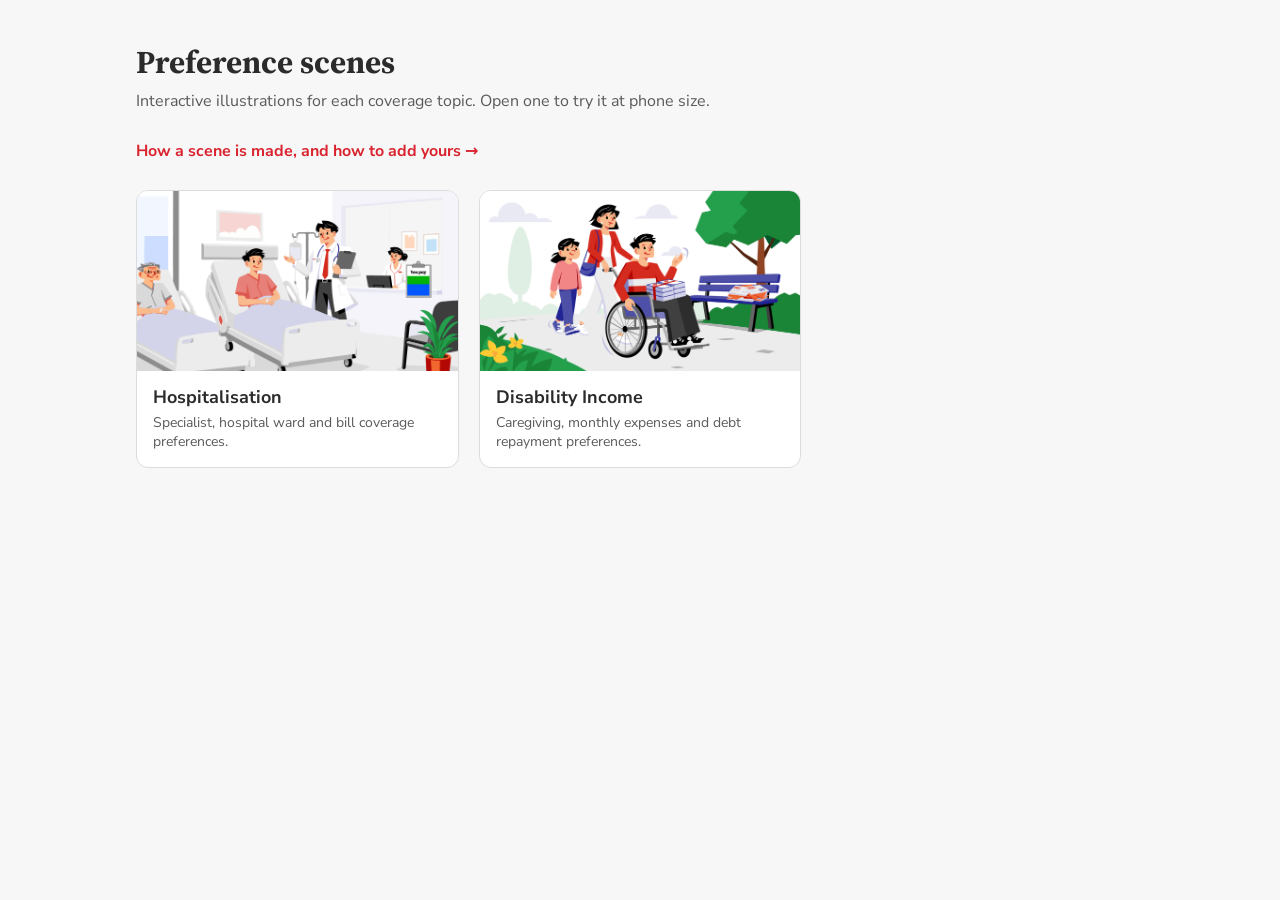
<file: index.html>
<!doctype html>
<html lang="en">
<head>
  <meta charset="utf-8">
  <meta name="viewport" content="width=device-width, initial-scale=1">
  <title>Preference scenes</title>
  <link rel="preconnect" href="https://fonts.googleapis.com">
  <link rel="preconnect" href="https://fonts.gstatic.com" crossorigin>
  <link href="https://fonts.googleapis.com/css2?family=Nunito+Sans:opsz,wght@6..12,400;6..12,700&family=Source+Serif+4:opsz,wght@8..60,700&display=swap" rel="stylesheet">
  <style>
    :root { --bg: #f7f7f7; --ink: #2b2b2b; --ink-soft: #5a5a5a; --line: #dcdcdc; --red: #d9232e; }
    * { box-sizing: border-box; }
    body { margin: 0; background: var(--bg); color: var(--ink); font-family: "Nunito Sans", system-ui, sans-serif; }
    main { max-width: 1040px; margin: 0 auto; padding: 40px 16px 64px; }
    h1 { margin: 0 0 6px; font-family: "Source Serif 4", Georgia, serif; font-size: 32px; }
    .lede { margin: 0 0 28px; color: var(--ink-soft); }
    .grid { display: grid; grid-template-columns: repeat(auto-fill, minmax(280px, 1fr)); gap: 20px; }
    .scene-card { display: block; overflow: hidden; border: 1px solid var(--line); border-radius: 12px; background: #fff; color: inherit; text-decoration: none; transition: transform .15s ease, box-shadow .15s ease; }
    .scene-card:hover { transform: translateY(-2px); box-shadow: 0 10px 24px rgba(0, 0, 0, .08); }
    .scene-card:focus-visible { outline: 2px solid var(--red); outline-offset: 3px; }
    .thumb { aspect-ratio: 16 / 9; background: #eceef2 center / cover no-repeat; }
    .meta { padding: 14px 16px 16px; }
    .meta h2 { margin: 0 0 4px; font-size: 18px; }
    .meta p { margin: 0; font-size: 14px; color: var(--ink-soft); }
    .empty { color: var(--ink-soft); }
    .guide-link { display: inline-block; margin: -12px 0 28px; color: var(--red); font-weight: 700; text-decoration: none; }
    .guide-link:hover { text-decoration: underline; }
    .guide-link:focus-visible { outline: 2px solid var(--red); outline-offset: 3px; border-radius: 4px; }
  </style>
</head>
<body>
  <main>
    <h1>Preference scenes</h1>
    <p class="lede">Interactive illustrations for each coverage topic. Open one to try it at phone size.</p>
    <a class="guide-link" href="guide/index.html">How a scene is made, and how to add yours <span aria-hidden="true">→</span></a>
    <div class="grid" id="grid"></div>
  </main>
  <script src="scenes/scenes.js"></script>
  <script>
    const grid = document.getElementById('grid');
    const scenes = window.SCENES || [];
    if (!scenes.length) grid.innerHTML = '<p class="empty">No scenes yet.</p>';
    for (const s of scenes) {
      const a = document.createElement('a');
      a.className = 'scene-card';
      a.href = `scenes/${encodeURIComponent(s.slug)}/index.html`;
      const thumb = document.createElement('div');
      thumb.className = 'thumb';
      if (s.thumbnail) thumb.style.backgroundImage = `url("${s.thumbnail}")`;
      const meta = document.createElement('div');
      meta.className = 'meta';
      const h = document.createElement('h2');
      h.textContent = s.title;
      const p = document.createElement('p');
      p.textContent = s.description || '';
      meta.append(h, p);
      a.append(thumb, meta);
      grid.append(a);
    }
  </script>
</body>
</html>
</file>
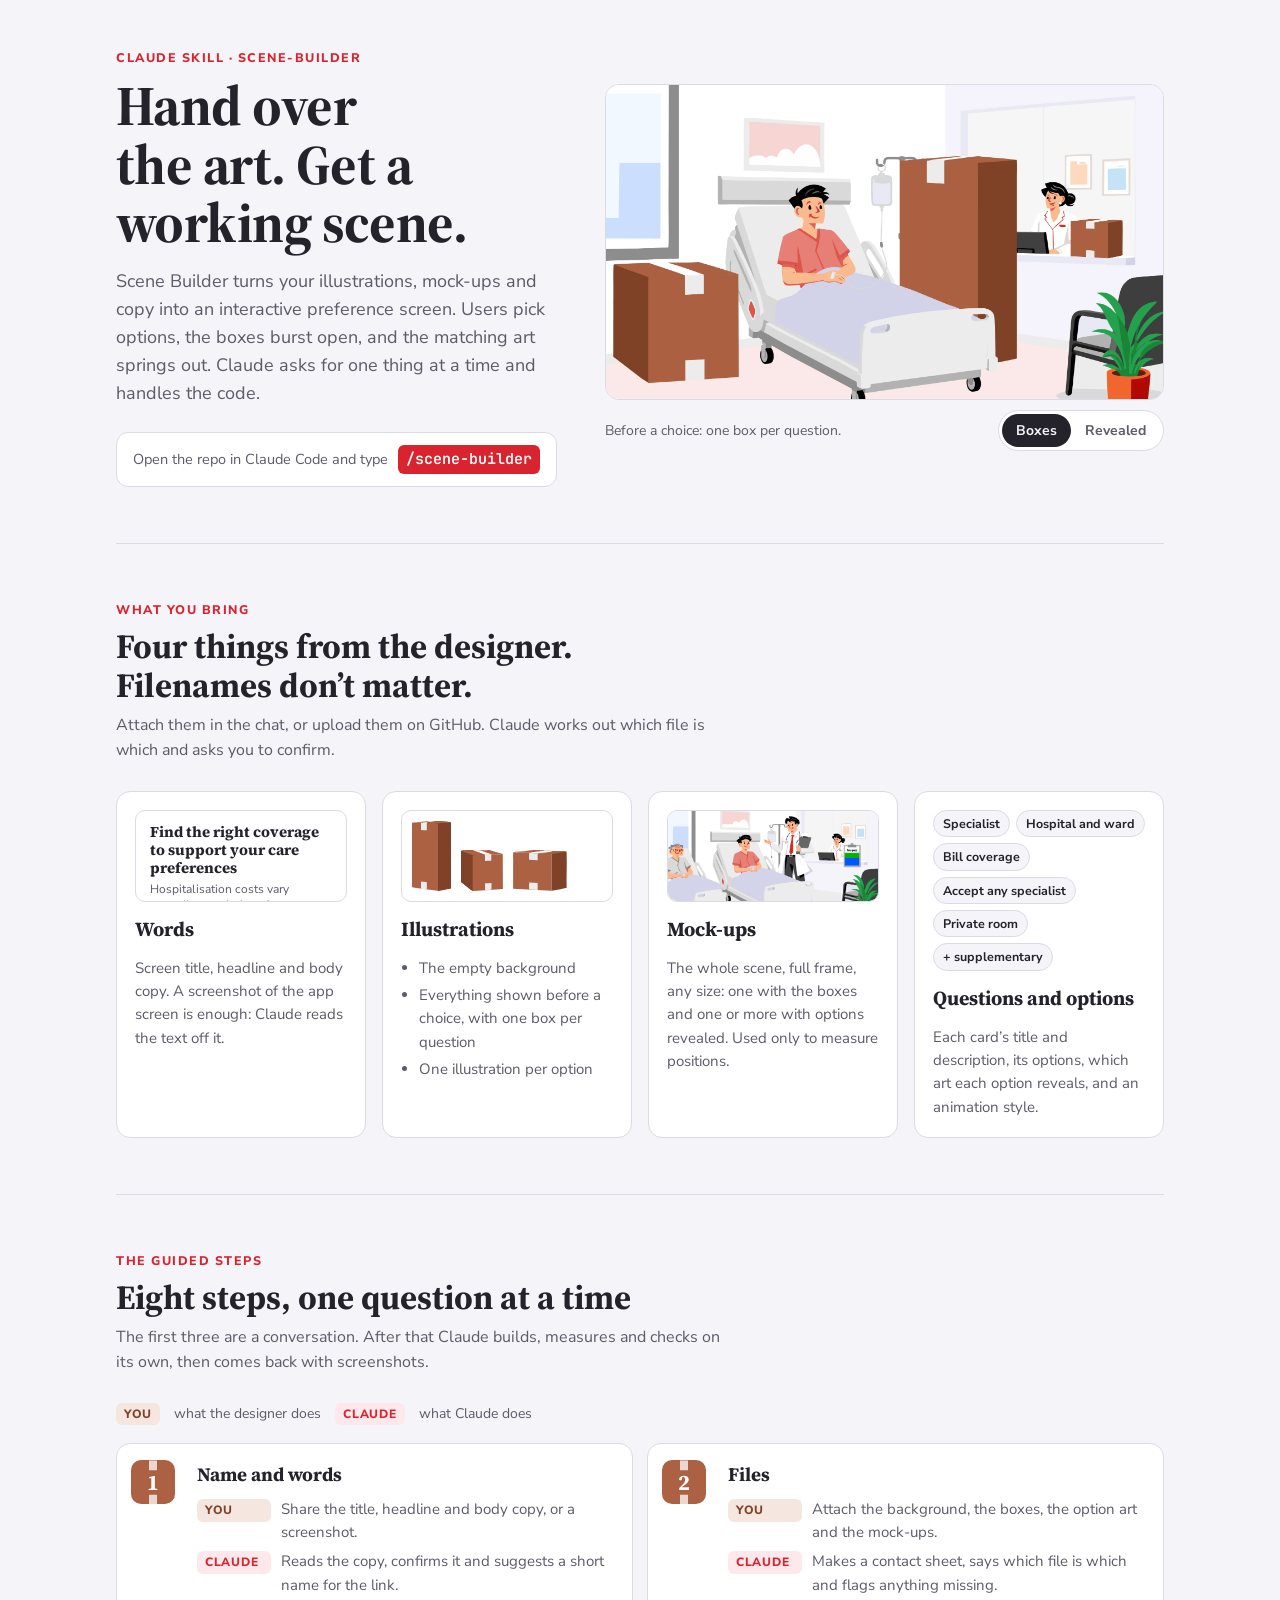
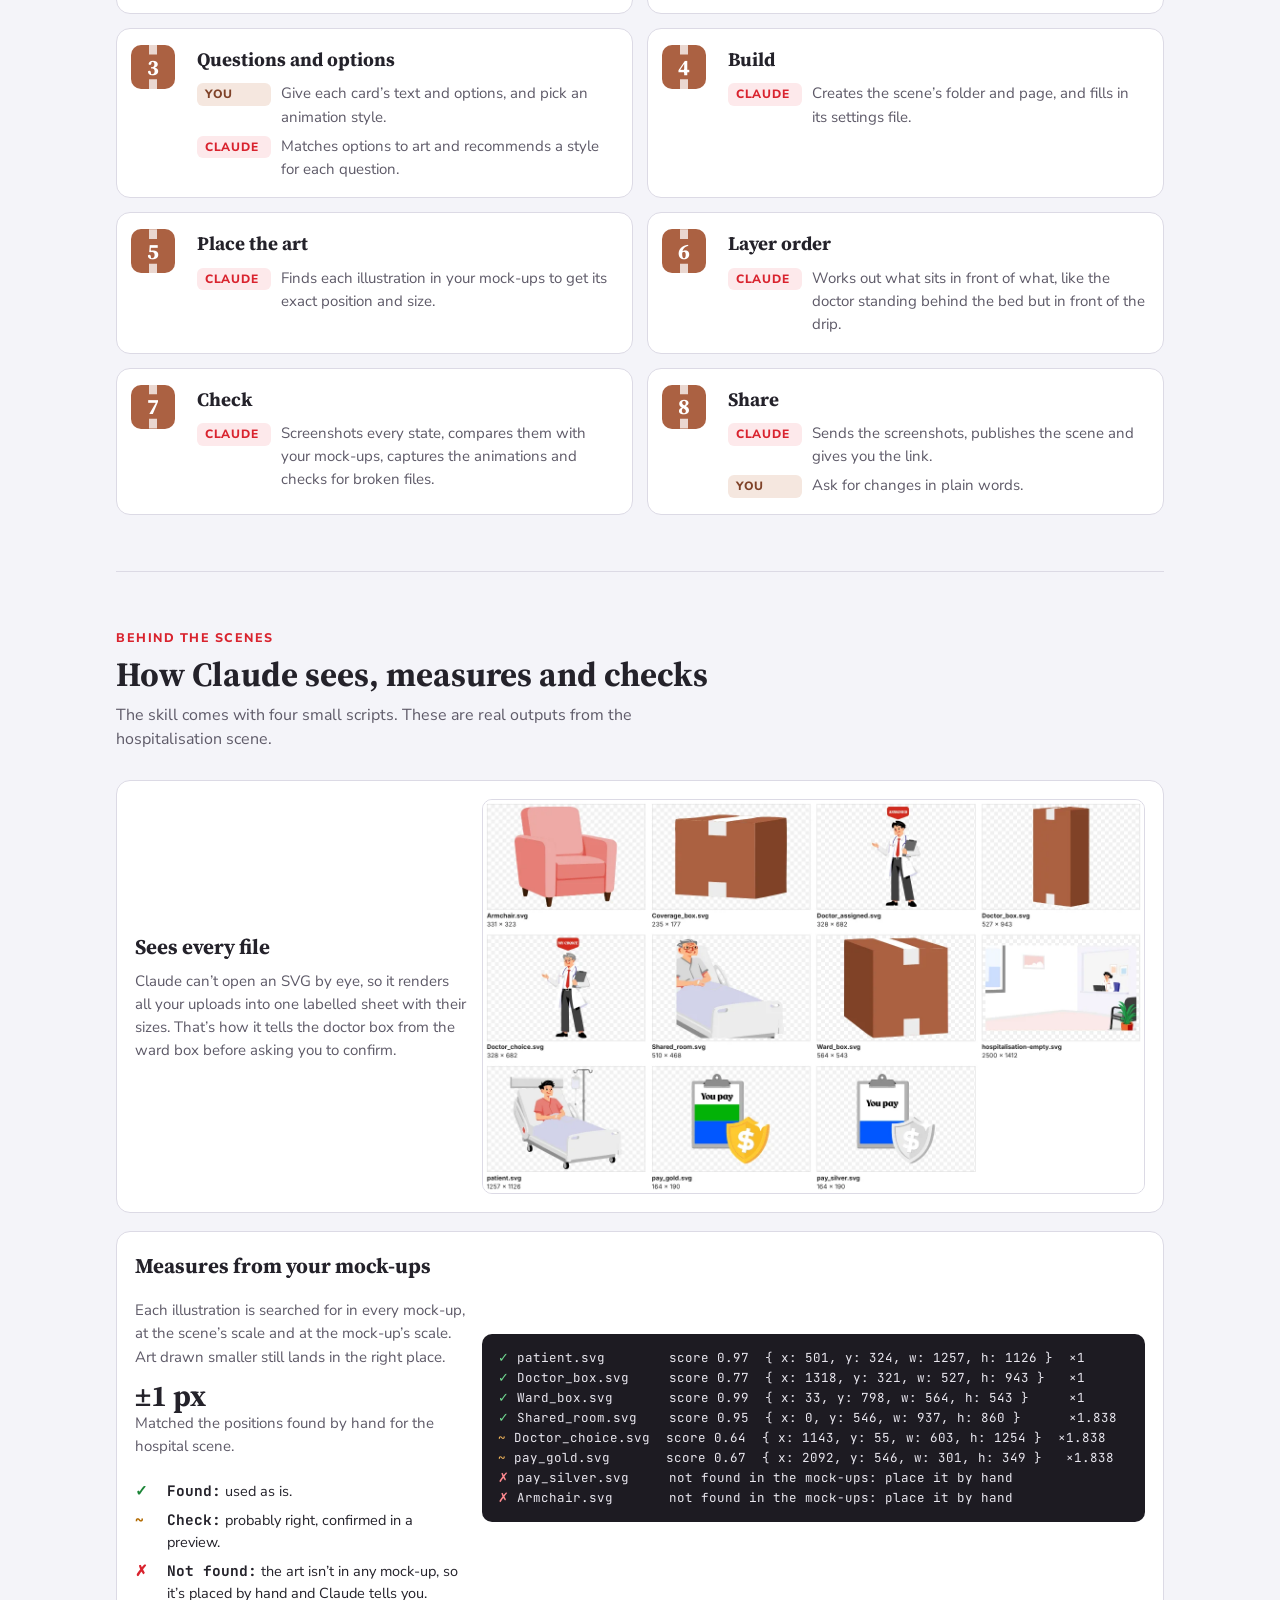
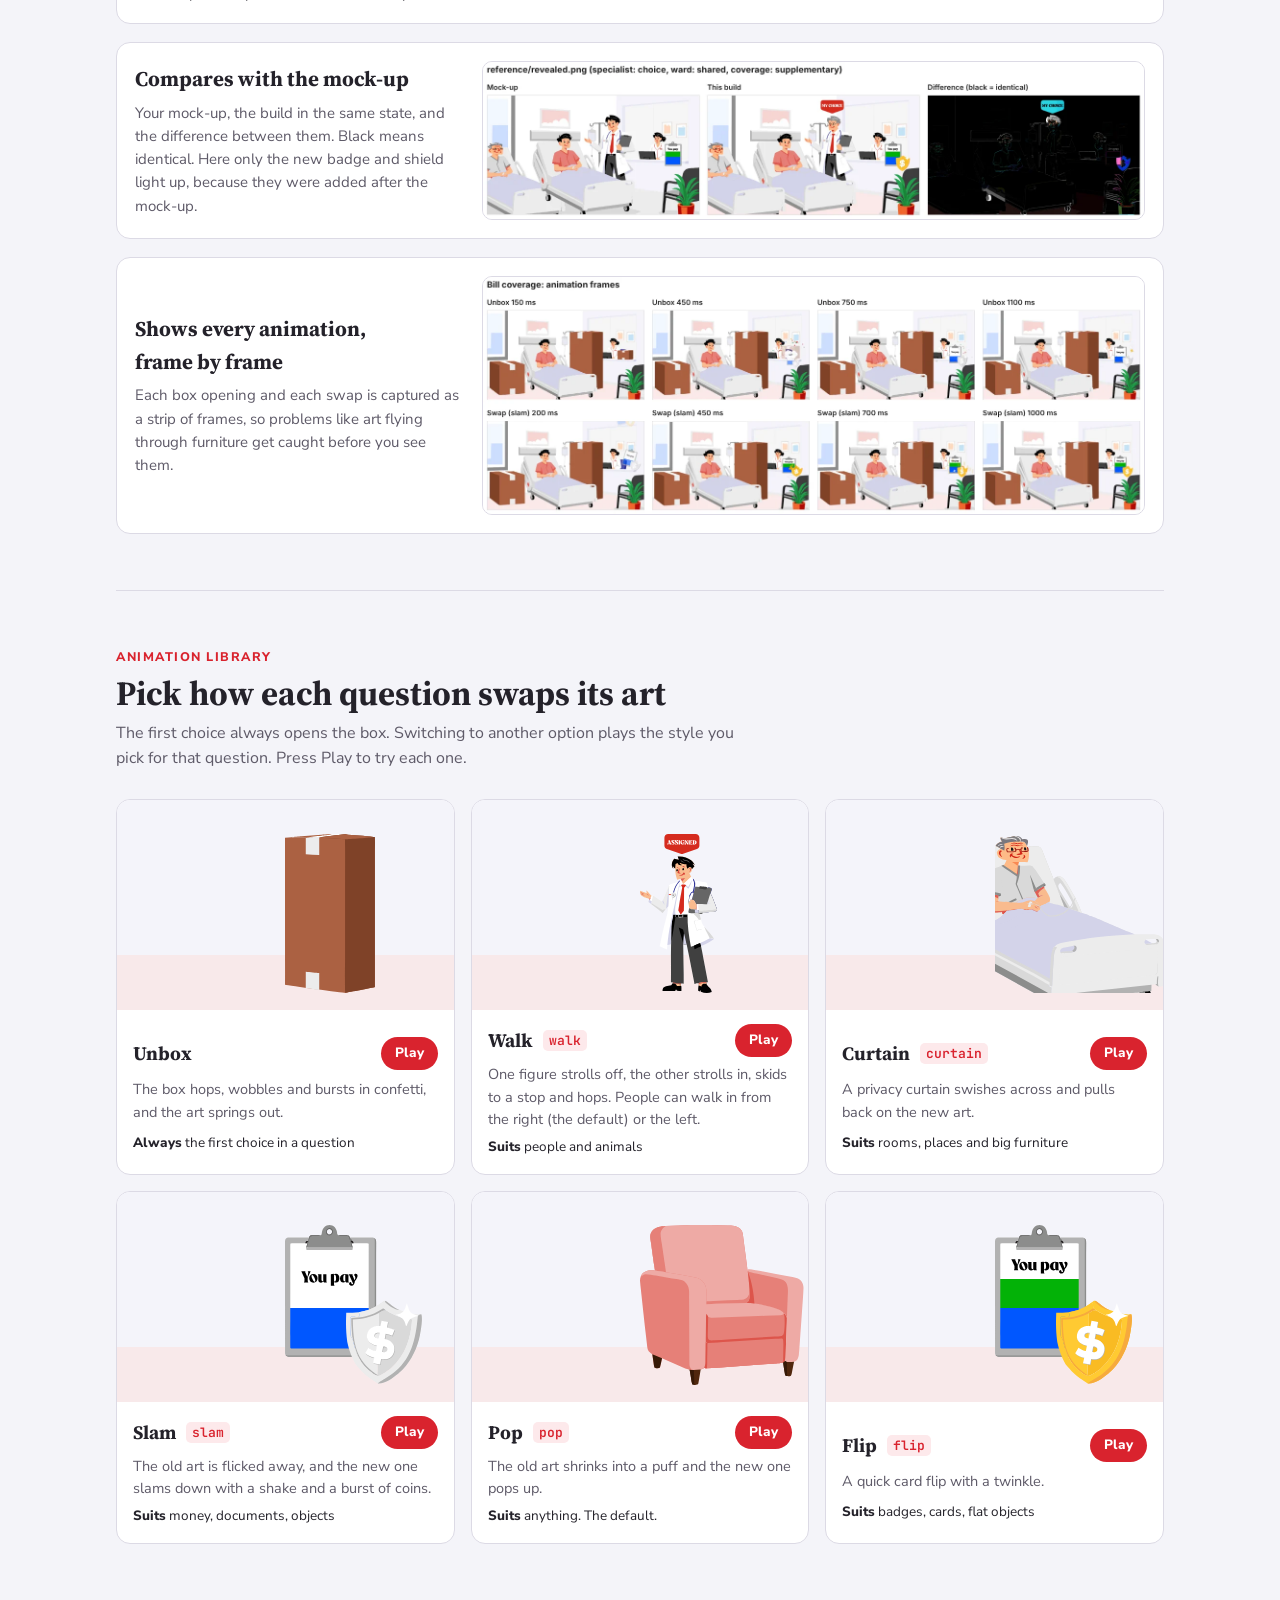
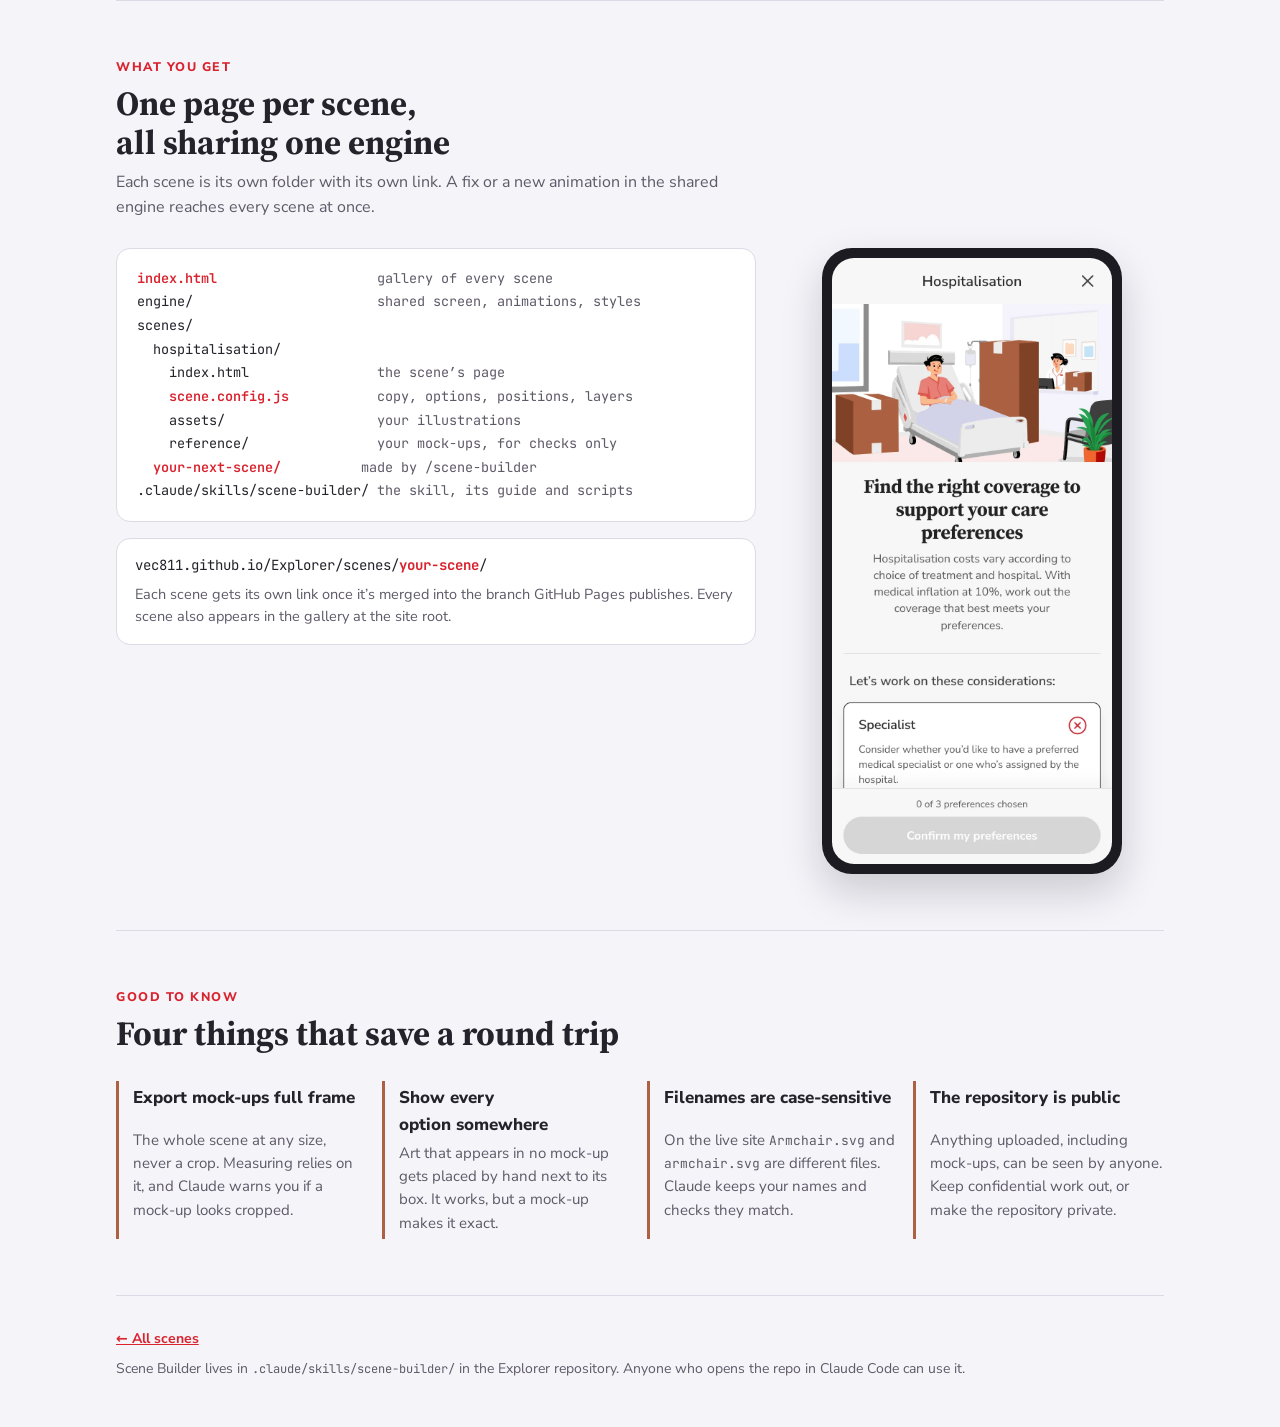
<file: guide/index.html>
<!doctype html>
<html lang="en">
<head>
<meta charset="utf-8">
<meta name="viewport" content="width=device-width, initial-scale=1, viewport-fit=cover">
<title>Scene Builder</title>
<link rel="preconnect" href="https://fonts.googleapis.com">
<link rel="preconnect" href="https://fonts.gstatic.com" crossorigin>
<link rel="stylesheet" href="https://fonts.googleapis.com/css2?family=Nunito+Sans:opsz,wght@6..12,400;6..12,600;6..12,700;6..12,800&family=Source+Serif+4:opsz,wght@8..60,600;8..60,700&family=JetBrains+Mono:wght@400;600&display=swap">
<style>
  /* Layout: one column that follows a scene from boxes to reveal — what you bring, the steps, what Claude does, the animation library, what you get. */
  :root {
    --paper: #f4f4f9;
    --surface: #ffffff;
    --art-bg: #ffffff;
    --ink: #24222a;
    --muted: #5e5a68;
    --line: #dcdae5;
    --red: #d9232e;
    --red-soft: #fde9eb;
    --kraft: #ab6142;
    --kraft-deep: #7f4228;
    --kraft-soft: #f5e7df;
    --blanket: #d4d5ea;
    --ok: #1b8537;
    --warn: #b26a00;
    --font-display: "Source Serif 4", Georgia, "Times New Roman", serif;
    --font-body: "Nunito Sans", system-ui, -apple-system, "Segoe UI", sans-serif;
    --font-mono: "JetBrains Mono", ui-monospace, Menlo, Consolas, monospace;
  }
  @media (prefers-color-scheme: dark) {
    :root:not([data-theme="light"]) {
      --paper: #16151b; --surface: #211f28; --art-bg: #f1f0f6; --ink: #f1eff6; --muted: #aca8b8; --line: #36333f;
      --red: #ff5d66; --red-soft: #3a1d22; --kraft: #cf8a69; --kraft-deep: #a8653f; --kraft-soft: #33241d;
      --blanket: #3b3c5c; --ok: #4cc26f; --warn: #f0a640; color-scheme: dark;
    }
  }
  :root[data-theme="dark"] {
    --paper: #16151b; --surface: #211f28; --art-bg: #f1f0f6; --ink: #f1eff6; --muted: #aca8b8; --line: #36333f;
    --red: #ff5d66; --red-soft: #3a1d22; --kraft: #cf8a69; --kraft-deep: #a8653f; --kraft-soft: #33241d;
    --blanket: #3b3c5c; --ok: #4cc26f; --warn: #f0a640; color-scheme: dark;
  }

  * { box-sizing: border-box; }
  html { -webkit-text-size-adjust: 100%; }
  body { margin: 0; }
  body { background: var(--paper); color: var(--ink); font-family: var(--font-body); font-size: 16px; line-height: 1.55; }
  .wrap { max-width: 1080px; margin: 0 auto; padding-left: max(16px, env(safe-area-inset-left, 0px)); padding-right: max(16px, env(safe-area-inset-right, 0px)); padding-block: 0; }
  h1, h2, h3 { font-family: var(--font-display); text-wrap: balance; margin: 0; color: var(--ink); }
  p { margin: 0; }
  code, .mono { font-family: var(--font-mono); font-size: .86em; }
  img { max-width: 100%; display: block; }
  section { padding-block: 56px; border-top: 1px solid var(--line); }
  .eyebrow { font-size: 12.5px; font-weight: 800; letter-spacing: .12em; text-transform: uppercase; color: var(--red); }
  .section-head { display: grid; gap: 8px; margin-bottom: 28px; max-width: 62ch; }
  .section-head h2 { font-size: clamp(26px, 4vw, 34px); line-height: 1.15; }
  .section-head p { color: var(--muted); }

  /* ---------- Hero ---------- */
  .hero { padding-block: 48px 56px; display: grid; gap: 32px; grid-template-columns: minmax(0, 1fr); align-items: center; }
  @media (min-width: 880px) { .hero { grid-template-columns: minmax(0, .9fr) minmax(0, 1.1fr); } }
  .hero h1 { font-size: clamp(34px, 6vw, 56px); line-height: 1.04; letter-spacing: -.01em; margin-block: 10px 16px; }
  .hero .lede { font-size: 18px; color: var(--muted); max-width: 46ch; }
  .start { margin-top: 24px; display: inline-flex; flex-wrap: wrap; align-items: center; gap: 10px; padding: 12px 16px; border-radius: 12px; background: var(--surface); border: 1px solid var(--line); }
  .start kbd { font-family: var(--font-mono); font-weight: 600; font-size: 15px; padding: 3px 8px; border-radius: 6px; background: var(--red); color: #fff; }
  .start span { color: var(--muted); font-size: 14.5px; }

  .reveal { display: grid; gap: 10px; }
  .reveal__frame { position: relative; border-radius: 14px; overflow: hidden; border: 1px solid var(--line); background: var(--art-bg); aspect-ratio: 1360 / 769; max-width: 100%; }
  .reveal__frame img { position: absolute; inset: 0; width: 100%; height: 100%; object-fit: cover; transition: opacity .45s ease, transform .6s cubic-bezier(.2,.9,.3,1.2); }
  .reveal__frame .after { opacity: 0; transform: scale(1.03); }
  .reveal.is-after .after { opacity: 1; transform: none; }
  .reveal.is-after .before { opacity: 0; }
  .reveal__bar { display: flex; flex-wrap: wrap; align-items: center; justify-content: space-between; gap: 10px; }
  .reveal__caption { font-size: 14px; color: var(--muted); min-width: 0; }
  .toggle { display: inline-flex; border: 1px solid var(--line); border-radius: 999px; padding: 3px; background: var(--surface); }
  .toggle button { font: inherit; font-size: 14px; font-weight: 700; border: 0; background: none; color: var(--muted); padding: 6px 14px; border-radius: 999px; cursor: pointer; }
  .toggle button[aria-pressed="true"] { background: var(--ink); color: var(--paper); }
  .toggle button:focus-visible, .play:focus-visible { outline: 2px solid var(--red); outline-offset: 2px; }

  /* ---------- Inputs ---------- */
  .inputs { display: grid; gap: 16px; grid-template-columns: repeat(auto-fit, minmax(230px, 1fr)); }
  .input { background: var(--surface); border: 1px solid var(--line); border-radius: 14px; padding: 18px; display: grid; gap: 12px; align-content: start; min-width: 0; }
  .input h3 { font-size: 20px; }
  .input p { color: var(--muted); font-size: 15px; }
  .input ul { margin: 0; padding-left: 18px; color: var(--muted); font-size: 15px; display: grid; gap: 4px; }
  .art-row { display: flex; align-items: flex-end; gap: 10px; height: 92px; padding: 10px; border-radius: 10px; background: var(--art-bg); border: 1px solid var(--line); overflow: hidden; }
  .art-row img { height: 100%; width: auto; min-width: 0; object-fit: contain; }
  .art-row .sm { height: 58%; }
  .copy-sample { border-radius: 10px; background: var(--art-bg); border: 1px solid var(--line); padding: 12px 14px; color: #24222a; height: 92px; overflow: hidden; }
  .copy-sample b { display: block; font-family: var(--font-display); font-size: 15px; line-height: 1.2; margin-bottom: 4px; }
  .copy-sample span { font-size: 12px; color: #5e5a68; line-height: 1.35; display: block; }
  .chips { display: flex; flex-wrap: wrap; gap: 6px; }
  .chip { font-size: 12.5px; font-weight: 700; padding: 3px 9px; border-radius: 999px; border: 1px solid var(--line); background: var(--paper); color: var(--ink); }

  /* ---------- Steps ---------- */
  .legend { display: flex; flex-wrap: wrap; gap: 14px; margin-bottom: 18px; font-size: 14px; color: var(--muted); }
  .who { display: inline-flex; align-items: center; gap: 6px; font-size: 12px; font-weight: 800; letter-spacing: .06em; text-transform: uppercase; padding: 2px 8px; border-radius: 6px; }
  .who--you { background: var(--kraft-soft); color: var(--kraft-deep); }
  .who--claude { background: var(--red-soft); color: var(--red); }
  :root[data-theme="dark"] .who--you { color: var(--kraft); }
  @media (prefers-color-scheme: dark) { :root:not([data-theme="light"]) .who--you { color: var(--kraft); } }
  .steps { list-style: none; margin: 0; padding: 0; display: grid; gap: 14px; counter-reset: step; }
  .step { position: relative; display: grid; grid-template-columns: 52px minmax(0, 1fr); gap: 14px; background: var(--surface); border: 1px solid var(--line); border-radius: 14px; padding: 16px 18px 16px 14px; }
  .step__num { counter-increment: step; width: 44px; height: 44px; display: grid; place-items: center; border-radius: 10px; background: var(--kraft); color: #fff; font-family: var(--font-display); font-size: 22px; font-weight: 700; position: relative; }
  .step__num::before { content: counter(step); }
  .step__num::after { content: ""; position: absolute; top: 0; left: 50%; width: 8px; height: 44px; margin-left: -4px; background: rgba(255,255,255,.75); clip-path: polygon(0 0, 100% 0, 100% 22%, 0 22%, 0 78%, 100% 78%, 100% 100%, 0 100%); }
  .step h3 { font-size: 19px; margin-bottom: 8px; }
  .step__rows { display: grid; gap: 6px; }
  .step__row { display: grid; grid-template-columns: 74px minmax(0, 1fr); gap: 10px; align-items: baseline; font-size: 15px; }
  .step__row p { color: var(--muted); }
  .steps-grid { display: grid; gap: 14px; grid-template-columns: minmax(0, 1fr); }
  @media (min-width: 880px) { .steps-grid { grid-template-columns: repeat(2, minmax(0, 1fr)); } .steps { grid-auto-flow: row; } }

  /* ---------- Behind the scenes ---------- */
  .tools { display: grid; gap: 18px; }
  .tool { display: grid; gap: 16px; grid-template-columns: minmax(0, 1fr); background: var(--surface); border: 1px solid var(--line); border-radius: 14px; padding: 18px; }
  @media (min-width: 880px) { .tool { grid-template-columns: minmax(0, .8fr) minmax(0, 1.6fr); align-items: center; } }
  .tool h3 { font-size: 21px; margin-bottom: 6px; }
  .tool p { color: var(--muted); font-size: 15px; }
  .tool .shot { border-radius: 10px; border: 1px solid var(--line); background: #fff; overflow: hidden; }
  .tool .shot img { width: 100%; height: auto; }
  .verdicts { display: grid; gap: 6px; margin-top: 12px; font-size: 14.5px; }
  .verdict { display: grid; grid-template-columns: 26px minmax(0, 1fr); gap: 6px; }
  .verdict b { font-family: var(--font-mono); }
  .v-ok { color: var(--ok); } .v-check { color: var(--warn); } .v-no { color: var(--red); }
  .measure-card { display: grid; gap: 10px; }
  .measure-out { font-family: var(--font-mono); font-size: 12.5px; line-height: 1.6; background: #1d1b22; color: #e9e7ef; border-radius: 10px; padding: 14px 16px; overflow-x: auto; white-space: pre; }
  .measure-out .ok { color: #6fd88f; } .measure-out .ck { color: #f3b65a; } .measure-out .no { color: #ff8a90; }
  .stat { font-family: var(--font-display); font-size: 30px; font-weight: 700; color: var(--ink); line-height: 1.1; }

  /* ---------- Animation library ---------- */
  .anims { display: grid; gap: 16px; grid-template-columns: repeat(auto-fill, minmax(min(100%, 300px), 1fr)); }
  .anim { background: var(--surface); border: 1px solid var(--line); border-radius: 14px; overflow: hidden; display: grid; min-width: 0; }
  .stage { position: relative; aspect-ratio: 16 / 10; background: linear-gradient(to bottom, #f4f4fa 0 74%, #f8e9ea 74%); overflow: hidden; }
  .stage img { position: absolute; left: 50%; bottom: 8%; height: 76%; width: auto; max-width: 70%; object-fit: contain; transform-origin: 50% 100%; translate: -50% 0; }
  .stage .b { opacity: 0; }
  .stage .fx { position: absolute; inset: 0; pointer-events: none; }
  .anim__body { padding: 14px 16px 16px; display: grid; gap: 6px; }
  .anim__top { display: flex; align-items: center; justify-content: space-between; gap: 10px; }
  .anim h3 { font-size: 19px; }
  .anim h3 code { font-family: var(--font-mono); font-size: 13px; font-weight: 600; color: var(--red); background: var(--red-soft); padding: 2px 6px; border-radius: 5px; margin-left: 6px; vertical-align: 2px; }
  .anim p { color: var(--muted); font-size: 14.5px; }
  .anim .suits { font-size: 13.5px; color: var(--ink); }
  .anim .suits b { font-weight: 800; }
  .play { font: inherit; font-size: 13.5px; font-weight: 800; color: #fff; background: var(--red); border: 0; border-radius: 999px; padding: 6px 14px; cursor: pointer; flex: none; }
  .play:hover { filter: brightness(1.06); }
  .curtain { position: absolute; top: 4%; bottom: 0; left: 4%; right: 4%; transform-origin: 0 0; transform: scaleX(0); opacity: 0;
    background: linear-gradient(to bottom, #8f969c 0 5px, transparent 5px), repeating-linear-gradient(90deg, #bcd6dd 0, #e4f0f3 10px, #cfe3e8 16px, #a9c9d1 22px); box-shadow: 3px 0 8px rgba(0,0,0,.15); }
  .coin, .bit { position: absolute; border-radius: 50%; }
  .coin { width: 14px; height: 14px; box-shadow: inset 0 0 0 2px rgba(0,0,0,.15); }
  .bit { width: 8px; height: 5px; border-radius: 1px; }

  /* ---------- Output ---------- */
  .output { display: grid; gap: 24px; grid-template-columns: minmax(0, 1fr); align-items: start; }
  @media (min-width: 880px) { .output { grid-template-columns: minmax(0, 1.25fr) minmax(0, .75fr); } }
  .tree { font-family: var(--font-mono); font-size: 13.5px; line-height: 1.75; background: var(--surface); border: 1px solid var(--line); border-radius: 14px; padding: 18px 20px; overflow-x: auto; white-space: pre; color: var(--ink); }
  .tree .c { color: var(--muted); }
  .tree .k { color: var(--red); font-weight: 600; }
  .link { margin-top: 16px; background: var(--surface); border: 1px solid var(--line); border-radius: 14px; padding: 16px 18px; display: grid; gap: 6px; }
  .link .url { font-family: var(--font-mono); font-size: 14px; word-break: break-all; }
  .link .url b { color: var(--red); }
  .link p { color: var(--muted); font-size: 14.5px; }
  .phone { justify-self: center; width: min(300px, 100%); border-radius: 30px; padding: 10px; background: #1d1b22; box-shadow: 0 18px 40px rgba(20, 16, 30, .18); }
  .phone img { border-radius: 22px; width: 100%; height: auto; }

  /* ---------- Notes ---------- */
  .notes { display: grid; gap: 14px; grid-template-columns: repeat(auto-fit, minmax(min(100%, 240px), 1fr)); }
  .note { border-left: 3px solid var(--kraft); padding: 4px 0 4px 14px; display: grid; gap: 4px; }
  .note h3 { font-size: 17px; font-family: var(--font-body); font-weight: 800; }
  .note p { color: var(--muted); font-size: 15px; }

  footer { padding-block: 32px 48px; border-top: 1px solid var(--line); color: var(--muted); font-size: 14px; }

  @media (prefers-reduced-motion: reduce) {
    .reveal__frame img { transition: opacity .2s ease; transform: none !important; }
  }
</style>
</head>
<body>

<div class="wrap">
  <header class="hero">
    <div>
      <div class="eyebrow">Claude skill · scene-builder</div>
      <h1>Hand over the art. Get a working scene.</h1>
      <p class="lede">Scene Builder turns your illustrations, mock-ups and copy into an interactive preference screen. Users pick options, the boxes burst open, and the matching art springs out. Claude asks for one thing at a time and handles the code.</p>
      <div class="start"><span>Open the repo in Claude Code and type</span><kbd>/scene-builder</kbd></div>
    </div>
    <figure class="reveal" id="reveal" style="margin:0">
      <div class="reveal__frame">
        <img class="before" src="../scenes/hospitalisation/reference/default.webp" alt="The hospital scene before any choice: brown boxes stand where the doctor, the second bed and the bill clipboard will appear.">
        <img class="after" src="../scenes/hospitalisation/reference/revealed.png" alt="The hospital scene after choosing: a doctor, a shared-room patient and a You pay clipboard have replaced the boxes.">
      </div>
      <div class="reveal__bar">
        <figcaption class="reveal__caption" id="reveal-caption">Before a choice: one box per question.</figcaption>
        <div class="toggle" role="group" aria-label="Scene state">
          <button type="button" id="btn-before" aria-pressed="true">Boxes</button>
          <button type="button" id="btn-after" aria-pressed="false">Revealed</button>
        </div>
      </div>
    </figure>
  </header>

  <section aria-labelledby="bring">
    <div class="section-head">
      <div class="eyebrow">What you bring</div>
      <h2 id="bring">Four things from the designer. Filenames don’t matter.</h2>
      <p>Attach them in the chat, or upload them on GitHub. Claude works out which file is which and asks you to confirm.</p>
    </div>
    <div class="inputs">
      <article class="input">
        <div class="copy-sample"><b>Find the right coverage to support your care preferences</b><span>Hospitalisation costs vary according to choice of treatment and hospital…</span></div>
        <h3>Words</h3>
        <p>Screen title, headline and body copy. A screenshot of the app screen is enough: Claude reads the text off it.</p>
      </article>
      <article class="input">
        <div class="art-row"><img src="../scenes/hospitalisation/assets/Doctor_box.svg" alt="Tall box"><img src="../scenes/hospitalisation/assets/Ward_box.svg" alt="Wide box" class="sm"><img src="../scenes/hospitalisation/assets/Coverage_box.svg" alt="Small box" class="sm"></div>
        <h3>Illustrations</h3>
        <ul>
          <li>The empty background</li>
          <li>Everything shown before a choice, with one box per question</li>
          <li>One illustration per option</li>
        </ul>
      </article>
      <article class="input">
        <div class="art-row" style="padding:0"><img src="../scenes/hospitalisation/reference/revealed.png" alt="Revealed mock-up" style="width:100%;height:100%;object-fit:cover"></div>
        <h3>Mock-ups</h3>
        <p>The whole scene, full frame, any size: one with the boxes and one or more with options revealed. Used only to measure positions.</p>
      </article>
      <article class="input">
        <div class="chips" style="min-height:92px;align-content:center">
          <span class="chip">Specialist</span><span class="chip">Hospital and ward</span><span class="chip">Bill coverage</span>
          <span class="chip">Accept any specialist</span><span class="chip">Private room</span><span class="chip">+ supplementary</span>
        </div>
        <h3>Questions and options</h3>
        <p>Each card’s title and description, its options, which art each option reveals, and an animation style.</p>
      </article>
    </div>
  </section>

  <section aria-labelledby="steps">
    <div class="section-head">
      <div class="eyebrow">The guided steps</div>
      <h2 id="steps">Eight steps, one question at a time</h2>
      <p>The first three are a conversation. After that Claude builds, measures and checks on its own, then comes back with screenshots.</p>
    </div>
    <div class="legend"><span class="who who--you">You</span> what the designer does <span class="who who--claude">Claude</span> what Claude does</div>
    <ol class="steps steps-grid">
      <li class="step"><span class="step__num" aria-hidden="true"></span><div><h3>Name and words</h3><div class="step__rows">
        <div class="step__row"><span class="who who--you">You</span><p>Share the title, headline and body copy, or a screenshot.</p></div>
        <div class="step__row"><span class="who who--claude">Claude</span><p>Reads the copy, confirms it and suggests a short name for the link.</p></div></div></div></li>
      <li class="step"><span class="step__num" aria-hidden="true"></span><div><h3>Files</h3><div class="step__rows">
        <div class="step__row"><span class="who who--you">You</span><p>Attach the background, the boxes, the option art and the mock-ups.</p></div>
        <div class="step__row"><span class="who who--claude">Claude</span><p>Makes a contact sheet, says which file is which and flags anything missing.</p></div></div></div></li>
      <li class="step"><span class="step__num" aria-hidden="true"></span><div><h3>Questions and options</h3><div class="step__rows">
        <div class="step__row"><span class="who who--you">You</span><p>Give each card’s text and options, and pick an animation style.</p></div>
        <div class="step__row"><span class="who who--claude">Claude</span><p>Matches options to art and recommends a style for each question.</p></div></div></div></li>
      <li class="step"><span class="step__num" aria-hidden="true"></span><div><h3>Build</h3><div class="step__rows">
        <div class="step__row"><span class="who who--claude">Claude</span><p>Creates the scene’s folder and page, and fills in its settings file.</p></div></div></div></li>
      <li class="step"><span class="step__num" aria-hidden="true"></span><div><h3>Place the art</h3><div class="step__rows">
        <div class="step__row"><span class="who who--claude">Claude</span><p>Finds each illustration in your mock-ups to get its exact position and size.</p></div></div></div></li>
      <li class="step"><span class="step__num" aria-hidden="true"></span><div><h3>Layer order</h3><div class="step__rows">
        <div class="step__row"><span class="who who--claude">Claude</span><p>Works out what sits in front of what, like the doctor standing behind the bed but in front of the drip.</p></div></div></div></li>
      <li class="step"><span class="step__num" aria-hidden="true"></span><div><h3>Check</h3><div class="step__rows">
        <div class="step__row"><span class="who who--claude">Claude</span><p>Screenshots every state, compares them with your mock-ups, captures the animations and checks for broken files.</p></div></div></div></li>
      <li class="step"><span class="step__num" aria-hidden="true"></span><div><h3>Share</h3><div class="step__rows">
        <div class="step__row"><span class="who who--claude">Claude</span><p>Sends the screenshots, publishes the scene and gives you the link.</p></div>
        <div class="step__row"><span class="who who--you">You</span><p>Ask for changes in plain words.</p></div></div></div></li>
    </ol>
  </section>

  <section aria-labelledby="behind">
    <div class="section-head">
      <div class="eyebrow">Behind the scenes</div>
      <h2 id="behind">How Claude sees, measures and checks</h2>
      <p>The skill comes with four small scripts. These are real outputs from the hospitalisation scene.</p>
    </div>
    <div class="tools">
      <article class="tool">
        <div><h3>Sees every file</h3><p>Claude can’t open an SVG by eye, so it renders all your uploads into one labelled sheet with their sizes. That’s how it tells the doctor box from the ward box before asking you to confirm.</p></div>
        <div class="shot"><img src="img/look.webp" alt="Contact sheet of the hospital scene’s files: an armchair, three boxes of different sizes, two doctors with Assigned and My choice badges, a shared-room bed, the empty background, the patient and two You pay clipboards." loading="lazy"></div>
      </article>
      <article class="tool">
        <div class="measure-card">
          <h3>Measures from your mock-ups</h3>
          <p>Each illustration is searched for in every mock-up, at the scene’s scale and at the mock-up’s scale. Art drawn smaller still lands in the right place.</p>
          <div><div class="stat">±1 px</div><p>Matched the positions found by hand for the hospital scene.</p></div>
          <div class="verdicts">
            <div class="verdict"><b class="v-ok">✓</b><span><b>Found:</b> used as is.</span></div>
            <div class="verdict"><b class="v-check">~</b><span><b>Check:</b> probably right, confirmed in a preview.</span></div>
            <div class="verdict"><b class="v-no">✗</b><span><b>Not found:</b> the art isn’t in any mock-up, so it’s placed by hand and Claude tells you.</span></div>
          </div>
        </div>
        <div class="measure-out" role="img" aria-label="Measuring output for the hospital scene"><span class="ok">✓</span> patient.svg        score 0.97  { x: 501, y: 324, w: 1257, h: 1126 }  ×1
<span class="ok">✓</span> Doctor_box.svg     score 0.77  { x: 1318, y: 321, w: 527, h: 943 }   ×1
<span class="ok">✓</span> Ward_box.svg       score 0.99  { x: 33, y: 798, w: 564, h: 543 }     ×1
<span class="ok">✓</span> Shared_room.svg    score 0.95  { x: 0, y: 546, w: 937, h: 860 }      ×1.838
<span class="ck">~</span> Doctor_choice.svg  score 0.64  { x: 1143, y: 55, w: 603, h: 1254 }  ×1.838
<span class="ck">~</span> pay_gold.svg       score 0.67  { x: 2092, y: 546, w: 301, h: 349 }   ×1.838
<span class="no">✗</span> pay_silver.svg     not found in the mock-ups: place it by hand
<span class="no">✗</span> Armchair.svg       not found in the mock-ups: place it by hand</div>
      </article>
      <article class="tool">
        <div><h3>Compares with the mock-up</h3><p>Your mock-up, the build in the same state, and the difference between them. Black means identical. Here only the new badge and shield light up, because they were added after the mock-up.</p></div>
        <div class="shot"><img src="img/compare.webp" alt="Three panels: the revealed mock-up, the build, and a mostly black difference image where only the My choice badge and the shield glow." loading="lazy"></div>
      </article>
      <article class="tool">
        <div><h3>Shows every animation, frame by frame</h3><p>Each box opening and each swap is captured as a strip of frames, so problems like art flying through furniture get caught before you see them.</p></div>
        <div class="shot"><img src="img/anim.webp" alt="Eight frames of the bill coverage animations: the box bursting open into the silver clipboard, then the gold clipboard slamming down with coins." loading="lazy"></div>
      </article>
    </div>
  </section>

  <section aria-labelledby="anim-lib">
    <div class="section-head">
      <div class="eyebrow">Animation library</div>
      <h2 id="anim-lib">Pick how each question swaps its art</h2>
      <p>The first choice always opens the box. Switching to another option plays the style you pick for that question. Press Play to try each one.</p>
    </div>
    <div class="anims" id="anims">
      <article class="anim" data-kind="unbox" data-a="../scenes/hospitalisation/assets/Doctor_box.svg" data-b="../scenes/hospitalisation/assets/Doctor_choice.svg">
        <div class="stage"><img class="a" alt=""><img class="b" alt=""><div class="fx"></div></div>
        <div class="anim__body"><div class="anim__top"><h3>Unbox</h3><button class="play" type="button">Play</button></div>
          <p>The box hops, wobbles and bursts in confetti, and the art springs out.</p><p class="suits"><b>Always</b> the first choice in a question</p></div>
      </article>
      <article class="anim" data-kind="walk" data-a="../scenes/hospitalisation/assets/Doctor_assigned.svg" data-b="../scenes/hospitalisation/assets/Doctor_choice.svg">
        <div class="stage"><img class="a" alt=""><img class="b" alt=""><div class="fx"></div></div>
        <div class="anim__body"><div class="anim__top"><h3>Walk <code>walk</code></h3><button class="play" type="button">Play</button></div>
          <p>One figure strolls off, the other strolls in, skids to a stop and hops. People can walk in from the right (the default) or the left.</p><p class="suits"><b>Suits</b> people and animals</p></div>
      </article>
      <article class="anim" data-kind="curtain" data-a="../scenes/hospitalisation/assets/Shared_room.svg" data-b="../scenes/hospitalisation/assets/Armchair.svg">
        <div class="stage"><img class="a" alt=""><img class="b" alt=""><div class="curtain"></div><div class="fx"></div></div>
        <div class="anim__body"><div class="anim__top"><h3>Curtain <code>curtain</code></h3><button class="play" type="button">Play</button></div>
          <p>A privacy curtain swishes across and pulls back on the new art.</p><p class="suits"><b>Suits</b> rooms, places and big furniture</p></div>
      </article>
      <article class="anim" data-kind="slam" data-a="../scenes/hospitalisation/assets/pay_silver.svg" data-b="../scenes/hospitalisation/assets/pay_gold.svg">
        <div class="stage"><img class="a" alt=""><img class="b" alt=""><div class="fx"></div></div>
        <div class="anim__body"><div class="anim__top"><h3>Slam <code>slam</code></h3><button class="play" type="button">Play</button></div>
          <p>The old art is flicked away, and the new one slams down with a shake and a burst of coins.</p><p class="suits"><b>Suits</b> money, documents, objects</p></div>
      </article>
      <article class="anim" data-kind="pop" data-a="../scenes/hospitalisation/assets/Armchair.svg" data-b="../scenes/hospitalisation/assets/Shared_room.svg">
        <div class="stage"><img class="a" alt=""><img class="b" alt=""><div class="fx"></div></div>
        <div class="anim__body"><div class="anim__top"><h3>Pop <code>pop</code></h3><button class="play" type="button">Play</button></div>
          <p>The old art shrinks into a puff and the new one pops up.</p><p class="suits"><b>Suits</b> anything. The default.</p></div>
      </article>
      <article class="anim" data-kind="flip" data-a="../scenes/hospitalisation/assets/pay_gold.svg" data-b="../scenes/hospitalisation/assets/pay_silver.svg">
        <div class="stage"><img class="a" alt=""><img class="b" alt=""><div class="fx"></div></div>
        <div class="anim__body"><div class="anim__top"><h3>Flip <code>flip</code></h3><button class="play" type="button">Play</button></div>
          <p>A quick card flip with a twinkle.</p><p class="suits"><b>Suits</b> badges, cards, flat objects</p></div>
      </article>
    </div>
  </section>

  <section aria-labelledby="get">
    <div class="section-head">
      <div class="eyebrow">What you get</div>
      <h2 id="get">One page per scene, all sharing one engine</h2>
      <p>Each scene is its own folder with its own link. A fix or a new animation in the shared engine reaches every scene at once.</p>
    </div>
    <div class="output">
      <div>
        <div class="tree" role="img" aria-label="Folder structure"><span class="k">index.html</span>                    <span class="c">gallery of every scene</span>
engine/                       <span class="c">shared screen, animations, styles</span>
scenes/
  hospitalisation/
    index.html                <span class="c">the scene’s page</span>
    <span class="k">scene.config.js</span>           <span class="c">copy, options, positions, layers</span>
    assets/                   <span class="c">your illustrations</span>
    reference/                <span class="c">your mock-ups, for checks only</span>
  <span class="k">your-next-scene/</span>          <span class="c">made by /scene-builder</span>
.claude/skills/scene-builder/ <span class="c">the skill, its guide and scripts</span></div>
        <div class="link">
          <div class="url">vec811.github.io/Explorer/scenes/<b>your-scene</b>/</div>
          <p>Each scene gets its own link once it’s merged into the branch GitHub Pages publishes. Every scene also appears in the gallery at the site root.</p>
        </div>
      </div>
      <div class="phone"><img src="img/phone.webp" alt="The hospitalisation scene at phone size: title bar, the illustration with boxes, the headline, and the Specialist card open." loading="lazy"></div>
    </div>
  </section>

  <section aria-labelledby="tips">
    <div class="section-head">
      <div class="eyebrow">Good to know</div>
      <h2 id="tips">Four things that save a round trip</h2>
    </div>
    <div class="notes">
      <div class="note"><h3>Export mock-ups full frame</h3><p>The whole scene at any size, never a crop. Measuring relies on it, and Claude warns you if a mock-up looks cropped.</p></div>
      <div class="note"><h3>Show every option somewhere</h3><p>Art that appears in no mock-up gets placed by hand next to its box. It works, but a mock-up makes it exact.</p></div>
      <div class="note"><h3>Filenames are case-sensitive</h3><p>On the live site <span class="mono">Armchair.svg</span> and <span class="mono">armchair.svg</span> are different files. Claude keeps your names and checks they match.</p></div>
      <div class="note"><h3>The repository is public</h3><p>Anything uploaded, including mock-ups, can be seen by anyone. Keep confidential work out, or make the repository private.</p></div>
    </div>
  </section>

  <footer><p style="margin-bottom:8px"><a href="../index.html" style="color:var(--red);font-weight:700">← All scenes</a></p>Scene Builder lives in <span class="mono">.claude/skills/scene-builder/</span> in the Explorer repository. Anyone who opens the repo in Claude Code can use it.</footer>
</div>

<script>
(() => {
  // Hero: before and after toggle.
  const reveal = document.getElementById('reveal');
  const before = document.getElementById('btn-before');
  const after = document.getElementById('btn-after');
  const caption = document.getElementById('reveal-caption');
  const setState = (isAfter) => {
    reveal.classList.toggle('is-after', isAfter);
    before.setAttribute('aria-pressed', String(!isAfter));
    after.setAttribute('aria-pressed', String(isAfter));
    caption.textContent = isAfter ? 'After choosing: each box has opened to show the matching art.' : 'Before a choice: one box per question.';
  };
  before.addEventListener('click', () => setState(false));
  after.addEventListener('click', () => setState(true));

  // Animation demos: each Play swaps between the card's two illustrations.
  const reduce = window.matchMedia('(prefers-reduced-motion: reduce)');
  const COLORS = ['#d9232e', '#ab6142', '#24a04d', '#1f5bff', '#f5b400'];
  const rand = (a, b) => a + Math.random() * (b - a);
  const T = (s) => `translate(-50%, 0) ${s}`;

  function burst(fx, kind, color) {
    const n = kind === 'coin' ? 10 : 16;
    for (let i = 0; i < n; i++) {
      const d = document.createElement('div');
      d.className = kind;
      d.style.left = `${rand(42, 58)}%`;
      d.style.top = kind === 'coin' ? '62%' : '50%';
      d.style.background = color || COLORS[i % COLORS.length];
      fx.append(d);
      const dx = rand(-110, 110), dy = rand(-90, -30);
      d.animate([
        { transform: 'translate(0,0) scale(.5)', opacity: 1 },
        { transform: `translate(${dx}px, ${dy}px) rotate(${rand(-300, 300)}deg) scale(1)`, opacity: 1, offset: .45 },
        { transform: `translate(${dx * 1.2}px, ${dy + 120}px) rotate(${rand(-500, 500)}deg)`, opacity: 0 },
      ], { duration: rand(800, 1100), easing: 'cubic-bezier(.2,.7,.3,1)' }).finished.then(() => d.remove());
    }
  }

  const SWAPS = {
    unbox(out, inn, fx) {
      out.animate([
        { transform: T('none') }, { transform: T('scale(1.08,.86)'), offset: .18 },
        { transform: T('translateY(-7%) scale(.94,1.08) rotate(-4deg)'), offset: .42 },
        { transform: T('translateY(-5%) rotate(4deg)'), offset: .6 },
        { transform: T('translateY(-6%) rotate(-2deg)'), offset: .74, opacity: 1 },
        { transform: T('scale(1.35)'), opacity: 0 },
      ], { duration: 760, easing: 'ease-in-out', fill: 'forwards' });
      setTimeout(() => burst(fx, 'bit'), 560);
      return inn.animate([
        { transform: T('translateY(14%) scale(.2)'), opacity: 0 },
        { transform: T('translateY(-6%) scale(1.08,1.1)'), opacity: 1, offset: .5 },
        { transform: T('scale(1.06,.93)'), offset: .7 },
        { transform: T('none'), opacity: 1 },
      ], { duration: 820, delay: 560, easing: 'cubic-bezier(.2,.8,.3,1)', fill: 'both' });
    },
    walk(out, inn) {
      const at = (x, y, r) => T(`translate(${x}%, ${y}%) rotate(${r}deg)`);
      out.animate([
        { transform: at(0, 0, 0) }, { transform: at(-4, 0, -4), offset: .15 }, { transform: at(30, -3, 6), offset: .4 },
        { transform: at(70, 0, 6), offset: .7, opacity: 1 }, { transform: at(140, -3, 6), opacity: 0 },
      ], { duration: 620, easing: 'ease-in', fill: 'forwards' });
      return inn.animate([
        { transform: at(150, 0, -6), opacity: 0 }, { transform: at(110, -3, -6), opacity: 1, offset: .15 },
        { transform: at(60, 0, -6), offset: .35 }, { transform: at(25, -3, -6), offset: .5 },
        { transform: at(-8, 0, -9), offset: .65, easing: 'ease-out' }, { transform: at(2, 0, 3), offset: .76 },
        { transform: T('scale(1.04,.94)'), offset: .84 }, { transform: T('translateY(-6%) scale(.97,1.04)'), offset: .92 },
        { transform: T('none'), opacity: 1 },
      ], { duration: 1050, delay: 460, fill: 'both' });
    },
    curtain(out, inn, fx, stage) {
      const c = stage.querySelector('.curtain');
      c.animate([
        { transform: 'scaleX(.03)', opacity: .6, easing: 'cubic-bezier(.2,.8,.3,1)' },
        { transform: 'scaleX(1.03) skewX(-2deg)', opacity: 1, offset: .36 },
        { transform: 'scaleX(1)', opacity: 1, offset: .6, easing: 'cubic-bezier(.6,0,.4,1)' },
        { transform: 'scaleX(.03)', opacity: 0 },
      ], { duration: 1150 });
      out.animate([{ opacity: 1 }, { opacity: 1, offset: .47 }, { opacity: 0, offset: .48 }, { opacity: 0 }], { duration: 1150, fill: 'forwards' });
      return inn.animate([
        { opacity: 0 }, { opacity: 0, offset: .47 }, { opacity: 1, offset: .48, transform: T('none') },
        { transform: T('none'), offset: .72 }, { transform: T('translateY(-5%) scale(.97,1.05)'), offset: .84 },
        { transform: T('none'), opacity: 1 },
      ], { duration: 1150, fill: 'both' });
    },
    slam(out, inn, fx, stage, toB) {
      out.animate([
        { transform: T('none'), opacity: 1 }, { transform: T('translateY(-10%) rotate(-8deg)'), offset: .3 },
        { transform: T('translate(70%, -150%) rotate(170deg) scale(.5)'), opacity: 0 },
      ], { duration: 440, easing: 'ease-in', fill: 'forwards' });
      setTimeout(() => {
        burst(fx, 'coin', toB ? '#f5b400' : '#c9ced6');
        stage.animate([{ transform: 'none' }, { transform: 'translate(-3px,2px)' }, { transform: 'translate(3px,-2px)' }, { transform: 'none' }], { duration: 260 });
      }, 550);
      return inn.animate([
        { transform: T('translateY(-160%) rotate(-14deg)'), opacity: 0, easing: 'ease-in' },
        { transform: T('translateY(-120%) rotate(-10deg)'), opacity: 1, offset: .12, easing: 'cubic-bezier(.55,0,1,.45)' },
        { transform: T('scale(1.2,.76)'), offset: .5, easing: 'ease-out' },
        { transform: T('translateY(-12%) scale(.93,1.09)'), offset: .68 },
        { transform: T('none'), opacity: 1 },
      ], { duration: 660, delay: 220, fill: 'both' });
    },
    pop(out, inn, fx) {
      out.animate([
        { transform: T('none'), opacity: 1 }, { transform: T('scale(1.06,.9)'), offset: .3 },
        { transform: T('scale(.2) rotate(-12deg)'), opacity: 0 },
      ], { duration: 320, easing: 'ease-in', fill: 'forwards' });
      setTimeout(() => burst(fx, 'bit'), 260);
      return inn.animate([
        { transform: T('translateY(10%) scale(.2)'), opacity: 0 },
        { transform: T('translateY(-5%) scale(1.08,1.1)'), opacity: 1, offset: .55 },
        { transform: T('scale(1.04,.95)'), offset: .78 }, { transform: T('none'), opacity: 1 },
      ], { duration: 620, delay: 260, easing: 'cubic-bezier(.2,.8,.3,1)', fill: 'both' });
    },
    flip(out, inn) {
      out.animate([
        { transform: T('perspective(600px) rotateY(0)'), opacity: 1 },
        { transform: T('perspective(600px) rotateY(90deg) scale(.92)'), opacity: 1 },
      ], { duration: 230, easing: 'cubic-bezier(.5,0,.9,.5)', fill: 'forwards' });
      return inn.animate([
        { transform: T('perspective(600px) rotateY(-90deg) scale(.92)'), opacity: 1 },
        { transform: T('perspective(600px) rotateY(12deg) scale(1.04)'), offset: .65 },
        { transform: T('perspective(600px) rotateY(0)'), opacity: 1 },
      ], { duration: 460, delay: 230, easing: 'cubic-bezier(.2,.7,.3,1)', fill: 'both' });
    },
  };

  document.querySelectorAll('.anim').forEach((card) => {
    const stage = card.querySelector('.stage');
    const fx = card.querySelector('.fx');
    const imgs = [card.querySelector('.a'), card.querySelector('.b')];
    imgs[0].src = card.dataset.a;
    imgs[1].src = card.dataset.b;
    imgs.forEach((img) => { img.style.translate = 'none'; img.style.transform = T('none'); });
    let showing = 0;
    let busy = false;
    const kind = card.dataset.kind;
    const settle = () => {
      imgs.forEach((img, i) => {
        img.getAnimations().forEach((a) => a.cancel());
        img.style.opacity = i === showing ? '1' : '0';
        img.style.transform = T('none');
      });
    };
    settle();
    card.querySelector('.play').addEventListener('click', async () => {
      if (busy) return;
      busy = true;
      const out = imgs[showing];
      const inn = imgs[1 - showing];
      const toB = showing === 0;
      // Unbox always starts from the box.
      if (kind === 'unbox' && showing === 1) { showing = 0; settle(); busy = false; card.querySelector('.play').click(); return; }
      inn.style.opacity = '0';
      let anim;
      if (reduce.matches) {
        out.animate([{ opacity: 1 }, { opacity: 0 }], { duration: 220, fill: 'forwards' });
        anim = inn.animate([{ opacity: 0 }, { opacity: 1 }], { duration: 220, fill: 'both' });
      } else {
        anim = SWAPS[kind](out, inn, fx, stage, toB);
      }
      try { await anim.finished; } catch (e) {}
      showing = 1 - showing;
      settle();
      busy = false;
    });
  });
})();
</script>
</body>
</html>
</file>
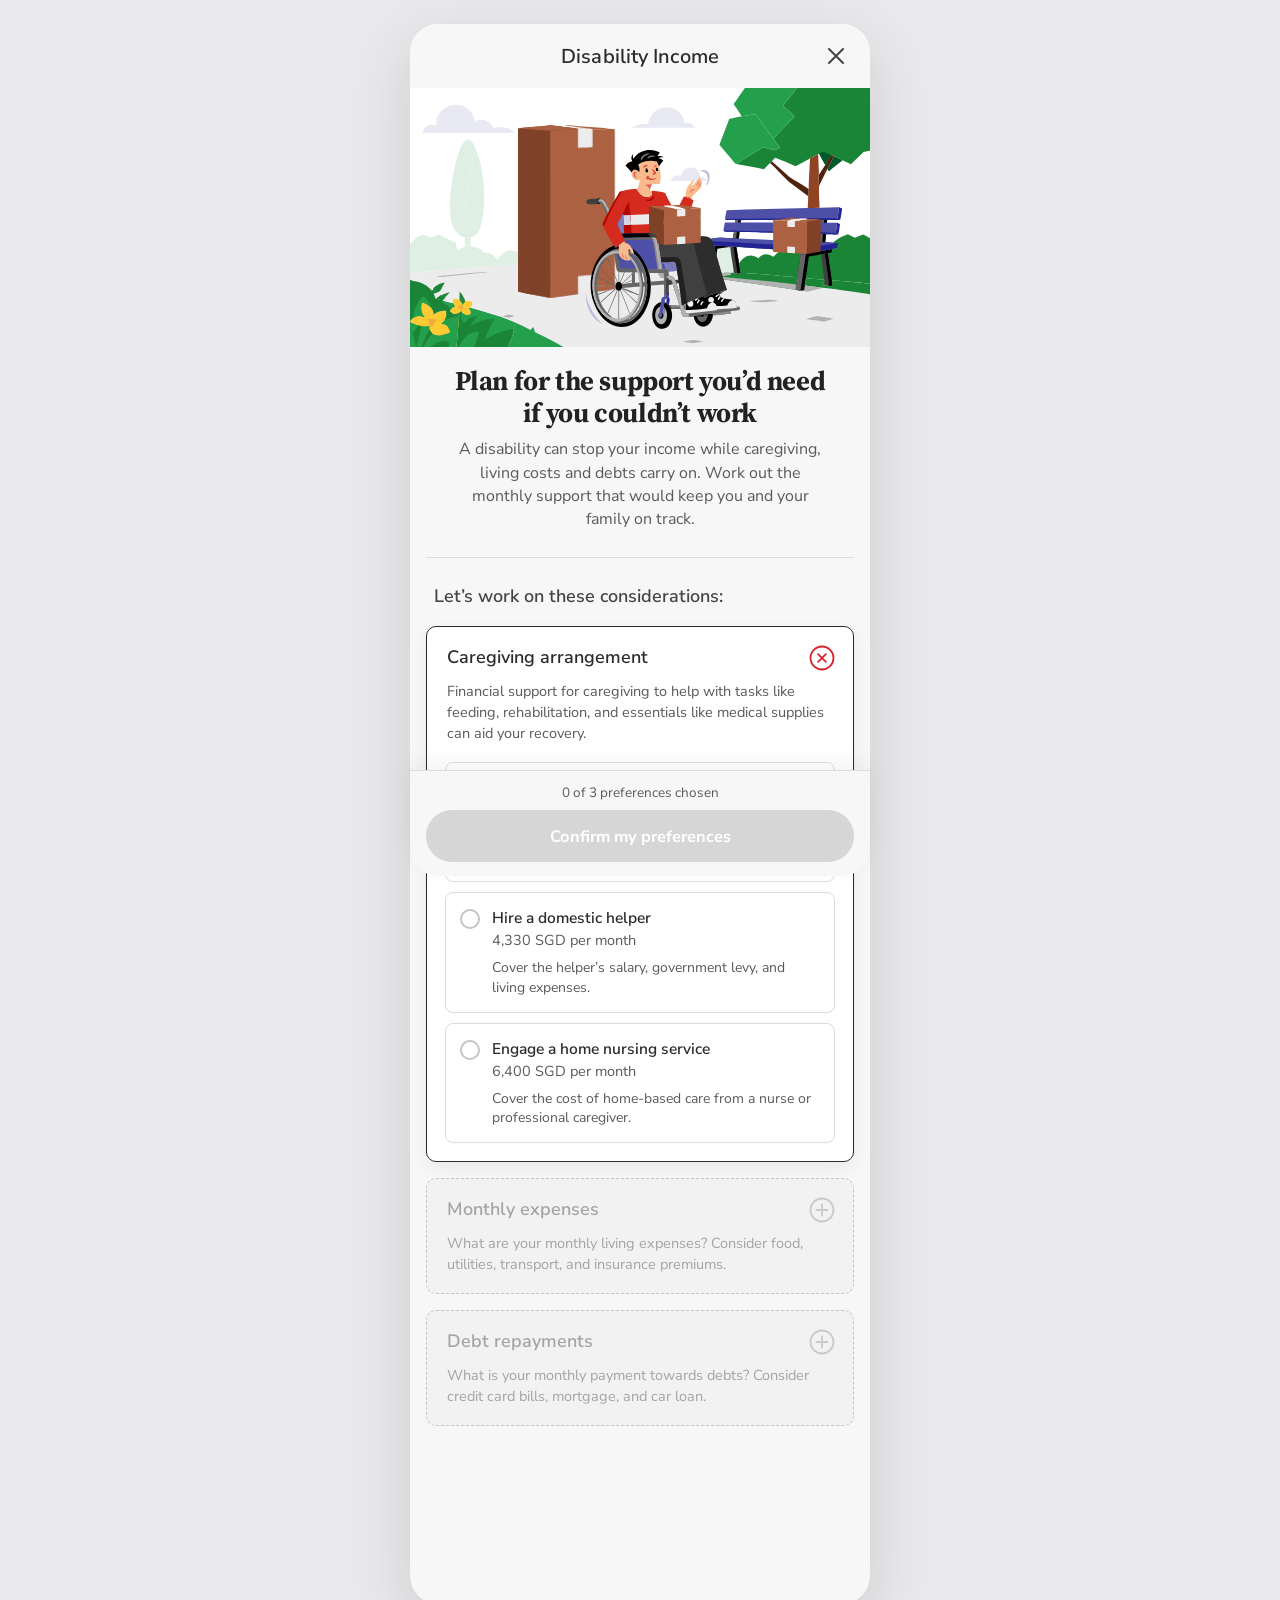
<file: scenes/disability-income/index.html>
<!doctype html>
<html lang="en">
<head>
  <meta charset="utf-8">
  <meta name="viewport" content="width=device-width, initial-scale=1, viewport-fit=cover">
  <title>Disability Income</title>
  <link rel="preconnect" href="https://fonts.googleapis.com">
  <link rel="preconnect" href="https://fonts.gstatic.com" crossorigin>
  <link href="https://fonts.googleapis.com/css2?family=Nunito+Sans:opsz,wght@6..12,400;6..12,600;6..12,700&family=Source+Serif+4:opsz,wght@8..60,700&display=swap" rel="stylesheet">
  <link rel="stylesheet" href="../../engine/scene-engine.css">
</head>
<body>
  <!-- Everything inside #app is built from scene.config.js by the shared engine. -->
  <main class="screen" id="app"></main>
  <script src="scene.config.js"></script>
  <script src="../../engine/scene-engine.js"></script>
</body>
</html>
</file>
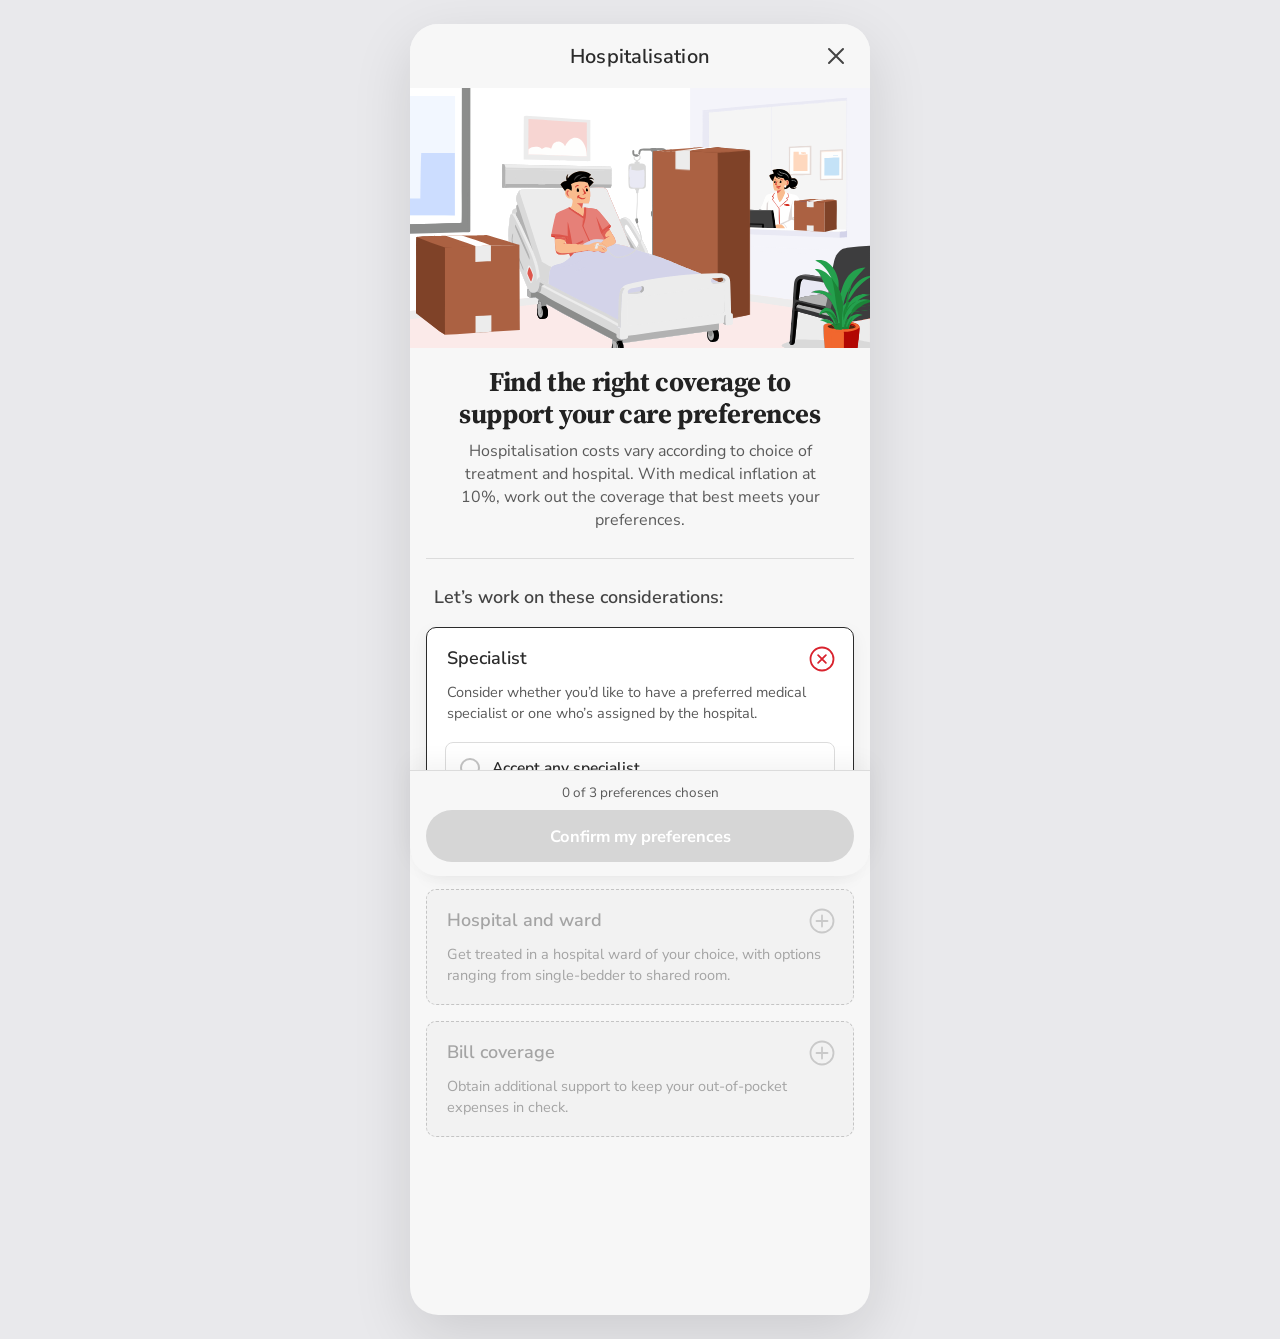
<file: scenes/hospitalisation/index.html>
<!doctype html>
<html lang="en">
<head>
  <meta charset="utf-8">
  <meta name="viewport" content="width=device-width, initial-scale=1, viewport-fit=cover">
  <title>Hospitalisation</title>
  <link rel="preconnect" href="https://fonts.googleapis.com">
  <link rel="preconnect" href="https://fonts.gstatic.com" crossorigin>
  <link href="https://fonts.googleapis.com/css2?family=Nunito+Sans:opsz,wght@6..12,400;6..12,600;6..12,700&family=Source+Serif+4:opsz,wght@8..60,700&display=swap" rel="stylesheet">
  <link rel="stylesheet" href="../../engine/scene-engine.css">
</head>
<body>
  <!-- Everything inside #app is built from scene.config.js by the shared engine. -->
  <main class="screen" id="app"></main>
  <script src="scene.config.js"></script>
  <script src="../../engine/scene-engine.js"></script>
</body>
</html>
</file>
<file: engine/scene-engine.css>
/* Shared styles for every scene. Scene-specific values belong in scene.config.js. */

:root {
  --bg: #f7f7f7;
  --surface: #ffffff;
  --surface-locked: #f2f2f2;
  --ink: #2b2b2b;
  --ink-soft: #5a5a5a;
  --ink-muted: #a4a4a4;
  --line: #dcdcdc;
  --line-strong: #c4c4c4;
  --red: #d9232e;
  --red-soft: #fdecee;
  --radius: 10px;
  --font-body: "Nunito Sans", system-ui, -apple-system, "Segoe UI", sans-serif;
  --font-display: "Source Serif 4", Georgia, "Times New Roman", serif;
}

* { box-sizing: border-box; }

html { -webkit-text-size-adjust: 100%; }

body {
  margin: 0;
  background: #e9e9ec;
  color: var(--ink);
  font-family: var(--font-body);
  -webkit-font-smoothing: antialiased;
}

button { font: inherit; color: inherit; }

.sr-only {
  position: absolute; width: 1px; height: 1px; margin: -1px; padding: 0;
  overflow: hidden; clip: rect(0 0 0 0); white-space: nowrap; border: 0;
}

/* ---------- Screen ---------- */

.screen {
  position: relative;
  max-width: 460px;
  min-height: 100vh;
  margin: 0 auto;
  background: var(--bg);
  padding-bottom: 170px;
}

@media (min-width: 520px) {
  /* overflow: clip (not hidden) so the sticky stage still sticks to the viewport */
  .screen { margin: 24px auto; min-height: calc(100vh - 48px); border-radius: 28px; overflow: clip; box-shadow: 0 20px 60px rgba(0, 0, 0, .12); }
}

/* Title bar + illustration stay pinned so every transition is in view. */
.stage {
  position: sticky;
  top: 0;
  z-index: 20;
  background: var(--bg);
  transition: box-shadow .25s ease;
}
.stage.is-stuck { box-shadow: 0 1px 0 var(--line), 0 10px 24px rgba(0, 0, 0, .08); }

.topbar {
  position: relative;
  display: flex;
  align-items: center;
  justify-content: center;
  height: 64px;
  padding: 0 56px;
}

.topbar__title { margin: 0; font-size: 20px; font-weight: 600; letter-spacing: .1px; }

.topbar__close {
  position: absolute; right: 12px; top: 10px;
  width: 44px; height: 44px; padding: 10px;
  background: none; border: 0; border-radius: 50%; cursor: pointer;
}
.topbar__close svg { width: 100%; height: 100%; fill: none; stroke: #444; stroke-width: 2; stroke-linecap: round; }
.topbar__close:focus-visible { outline: 2px solid var(--red); }

/* ---------- Scene ---------- */

.scene {
  position: relative;
  width: 100%;
  aspect-ratio: 16 / 9; /* replaced by the artboard ratio at runtime */
  overflow: hidden;
  isolation: isolate;
  user-select: none;
  -webkit-user-select: none;
}

.scene__layer {
  position: absolute;
  display: block;
  max-width: none;
  pointer-events: none;
  -webkit-user-drag: none;
}

.scene__slot { position: absolute; inset: 0; pointer-events: none; }

.scene__art {
  position: absolute;
  display: block;
  width: 100%;
  height: 100%;
  object-fit: contain;
  object-position: center bottom;
  transform-origin: 50% 100%;
  will-change: transform, opacity;
  -webkit-user-drag: none;
}

.scene__frame { position: absolute; }
/* Moves an option's front piece in step with the option art. */
.scene__ghost { position: absolute; inset: 0; transform-origin: 50% 100%; will-change: transform, opacity; }

.scene__hotspot {
  position: absolute;
  padding: 0; border: 0; background: transparent;
  cursor: pointer;
  pointer-events: auto;
  -webkit-tap-highlight-color: transparent;
}
.scene.is-committed .scene__hotspot { cursor: default; }

.scene__fx { position: absolute; inset: 0; pointer-events: none; z-index: 50; }

.fx-particle {
  position: absolute;
  left: 0; top: 0;
  will-change: transform, opacity;
}

.fx-puff {
  position: absolute;
  border-radius: 50%;
  background: #fff;
  box-shadow: inset 0 -3px 0 rgba(0, 0, 0, .06);
}

.fx-sparkle { position: absolute; }

.fx-coin {
  position: absolute;
  border-radius: 50%;
  box-shadow: inset 0 0 0 2px rgba(0, 0, 0, .14), inset -2px -3px 0 rgba(0, 0, 0, .1);
}

.fx-ring {
  position: absolute;
  border-radius: 50%;
  border: 2px solid rgba(60, 60, 60, .25);
}

/* Hospital privacy curtain used by the ward swap */
.fx-curtain {
  position: absolute;
  pointer-events: none;
  z-index: 2;
  background:
    linear-gradient(to bottom, #8f969c 0, #8f969c var(--rail), transparent var(--rail)),
    linear-gradient(to bottom, rgba(255, 255, 255, .35), rgba(255, 255, 255, 0) 30%, rgba(0, 0, 0, .05)),
    repeating-linear-gradient(90deg, #bcd6dd 0, #e4f0f3 calc(var(--pleat) * .45), #cfe3e8 calc(var(--pleat) * .7), #a9c9d1 var(--pleat));
  box-shadow: 4px 0 10px rgba(0, 0, 0, .12);
  will-change: transform;
}

.fx-sparkle svg { display: block; width: 100%; height: 100%; }

/* ---------- Intro ---------- */

.intro { padding: 18px 28px 26px; text-align: center; border-bottom: 1px solid var(--line); margin: 0 16px; }

.intro__headline {
  margin: 0 0 10px;
  font-family: var(--font-display);
  font-size: 27px;
  line-height: 1.18;
  letter-spacing: -.4px;
  color: #222;
}

.intro__body { margin: 0; font-size: 16px; line-height: 1.45; color: var(--ink-soft); }

/* ---------- Considerations ---------- */

.considerations { padding: 26px 16px 8px; }

.considerations__title { margin: 0 0 18px 8px; font-size: 18px; font-weight: 600; color: #444; }

.cards { display: grid; gap: 16px; }

.card {
  position: relative;
  scroll-margin-top: calc(var(--stage-h, 280px) + 16px);
  scroll-margin-bottom: 150px;
  border: 1.5px dashed var(--line-strong);
  border-radius: var(--radius);
  background: var(--surface);
  transition: background-color .25s ease, border-color .25s ease, box-shadow .25s ease;
}

.card.is-locked { background: var(--surface-locked); }
.card.is-open { border-style: solid; border-color: var(--ink); box-shadow: 0 6px 18px rgba(0, 0, 0, .06); }
.card.is-chosen:not(.is-open) { border-style: solid; border-color: var(--line); }

.card__header {
  display: grid;
  grid-template-columns: 1fr auto;
  gap: 4px 12px;
  width: 100%;
  padding: 18px 18px 18px 20px;
  background: none;
  border: 0;
  text-align: left;
  cursor: pointer;
  border-radius: var(--radius);
}
.card__header:disabled { cursor: not-allowed; }
.card__header:focus-visible { outline: 2px solid var(--red); outline-offset: 2px; }

.card__title { font-size: 18px; font-weight: 600; color: var(--ink); transition: color .25s ease; }
.card__desc { grid-column: 1 / -1; margin: 6px 0 0; font-size: 14.5px; line-height: 1.45; color: var(--ink-soft); transition: color .25s ease; }
.card.is-locked .card__title,
.card.is-locked .card__desc { color: var(--ink-muted); }

.card__choice {
  grid-column: 1 / -1;
  display: none;
  align-items: center;
  gap: 8px;
  margin-top: 8px;
  font-size: 14.5px;
  font-weight: 700;
  color: var(--red);
}
.card.is-chosen .card__choice { display: flex; }
.card.is-chosen .card__desc { display: none; }
.card.is-chosen.is-open .card__desc { display: block; }
.card.is-chosen.is-open .card__choice { display: none; }

.card__icon {
  width: 26px; height: 26px;
  color: var(--red);
  transition: transform .3s cubic-bezier(.3, 1.6, .5, 1), color .25s ease;
}
.card__icon svg { display: block; width: 100%; height: 100%; fill: none; stroke: currentColor; stroke-width: 1.8; stroke-linecap: round; }
.card.is-locked .card__icon { color: #c9c9c9; }
.card.is-open .card__icon { transform: rotate(45deg); }

.card__icon .icon-check { display: none; }
.card.is-chosen:not(.is-open) .icon-plus { display: none; }
.card.is-chosen:not(.is-open) .icon-check { display: block; }

.card__body {
  display: grid;
  grid-template-rows: 0fr;
  transition: grid-template-rows .35s cubic-bezier(.2, .8, .2, 1);
}
.card.is-open .card__body { grid-template-rows: 1fr; }
.card__body-inner { overflow: hidden; }

.options { display: grid; gap: 10px; padding: 0 18px 18px; margin: 0; border: 0; }
.options legend { padding: 0; }

.option { position: relative; display: block; cursor: pointer; }
.option input { position: absolute; opacity: 0; pointer-events: none; }

.option__box {
  display: flex;
  align-items: center;
  gap: 12px;
  padding: 14px 14px;
  border: 1.5px solid var(--line);
  border-radius: 8px;
  background: #fff;
  font-size: 15.5px;
  font-weight: 600;
  transition: border-color .2s ease, background-color .2s ease, transform .15s ease;
}
.option:active .option__box { transform: scale(.985); }
.option input:focus-visible + .option__box { outline: 2px solid var(--red); outline-offset: 2px; }
.option input:checked + .option__box { border-color: var(--red); background: var(--red-soft); }
.option input:disabled + .option__box { cursor: default; opacity: .7; }

.option__radio {
  flex: none;
  width: 20px; height: 20px;
  border: 2px solid var(--line-strong);
  border-radius: 50%;
  display: grid; place-items: center;
  transition: border-color .2s ease;
}
.option__radio::after {
  content: "";
  width: 10px; height: 10px;
  border-radius: 50%;
  background: var(--red);
  transform: scale(0);
  transition: transform .25s cubic-bezier(.3, 1.6, .5, 1);
}
.option input:checked + .option__box .option__radio { border-color: var(--red); }
.option input:checked + .option__box .option__radio::after { transform: scale(1); }

.option__text { display: grid; gap: 2px; }
.option__box:has(.option__detail, .option__desc) { align-items: flex-start; }
.option__box:has(.option__detail, .option__desc) .option__radio { margin-top: 2px; }
.option__detail { font-size: 14.5px; font-weight: 400; color: var(--ink-soft); }
.option__desc { margin-top: 6px; font-size: 14px; font-weight: 400; line-height: 1.4; color: var(--ink-soft); }

/* Typed amount */
.amount { display: grid; gap: 14px; padding: 0 18px 18px; }
.amount__field {
  display: grid;
  gap: 6px;
  padding: 14px 14px 10px;
  border: 1.5px solid var(--line);
  border-radius: 8px;
  background: #fff;
  cursor: text;
  transition: border-color .2s ease;
}
.amount__field:focus-within { border-color: var(--red); }
.amount__label { font-size: 13.5px; color: var(--ink-soft); }
.amount__row { display: flex; align-items: baseline; gap: 8px; padding-bottom: 6px; border-bottom: 1.5px solid var(--line); }
.amount__input {
  flex: 1;
  min-width: 0;
  padding: 0;
  border: 0;
  background: none;
  font: inherit;
  font-size: 18px;
  font-weight: 600;
  color: var(--ink);
  outline: none;
}
.amount__input:disabled { color: var(--ink-soft); }
.amount__unit { flex: none; font-size: 15.5px; color: var(--ink-soft); }
.amount__save {
  justify-self: center;
  min-width: 160px;
  min-height: 44px;
  padding: 0 28px;
  border: 0;
  border-radius: 999px;
  background: var(--red);
  color: #fff;
  font: inherit;
  font-size: 15.5px;
  font-weight: 700;
  cursor: pointer;
  transition: background-color .2s ease, transform .15s ease;
}
.amount__save:disabled { background: #d6d6d6; cursor: not-allowed; }
.amount__save:not(:disabled):active { transform: scale(.98); }
.amount__save:focus-visible { outline: 2px solid var(--ink); outline-offset: 3px; }

.card.is-unlocking { animation: unlock .6s cubic-bezier(.3, 1.4, .5, 1); }
@keyframes unlock {
  0% { transform: scale(.97); }
  50% { transform: scale(1.02); }
  100% { transform: none; }
}

.card.is-nudge { animation: nudge .4s ease; }
@keyframes nudge {
  0%, 100% { transform: none; }
  20% { transform: translateX(-6px); }
  40% { transform: translateX(6px); }
  60% { transform: translateX(-4px); }
  80% { transform: translateX(3px); }
}

/* ---------- Commit bar ---------- */

.commit-bar {
  position: fixed;
  left: 50%;
  bottom: 0;
  transform: translateX(-50%);
  width: 100%;
  max-width: 460px;
  padding: 12px 16px calc(14px + env(safe-area-inset-bottom));
  background: var(--bg);
  box-shadow: 0 -1px 0 var(--line), 0 -8px 24px rgba(0, 0, 0, .05);
  text-align: center;
  z-index: 10;
}

@media (min-width: 520px) {
  .commit-bar { bottom: 24px; border-radius: 0 0 28px 28px; }
}

.commit-bar__status { margin: 0 0 8px; font-size: 13.5px; color: var(--ink-soft); }

.commit-bar__btn {
  width: 100%;
  min-height: 52px;
  border: 0;
  border-radius: 999px;
  background: var(--red);
  color: #fff;
  font-size: 16.5px;
  font-weight: 700;
  cursor: pointer;
  transition: background-color .25s ease, transform .15s ease, opacity .25s ease;
}
.commit-bar__btn:disabled { background: #d6d6d6; color: #fff; cursor: not-allowed; }
.commit-bar__btn:not(:disabled):active { transform: scale(.98); }
.commit-bar__btn:focus-visible { outline: 2px solid var(--ink); outline-offset: 3px; }
.commit-bar__btn.is-done { background: #1b8537; }

.commit-bar__reset {
  margin-top: 6px;
  padding: 6px 10px;
  background: none;
  border: 0;
  color: var(--ink-soft);
  font-size: 14px;
  text-decoration: underline;
  cursor: pointer;
}

/* ---------- Scene-only mode (?bare), used to compare against mock-ups ---------- */

body.is-bare { background: #fff; }
body.is-bare .screen { max-width: none; margin: 0; min-height: 0; padding: 0; border-radius: 0; box-shadow: none; }
body.is-bare .stage { position: static; box-shadow: none; }
body.is-bare .topbar,
body.is-bare .intro,
body.is-bare .considerations,
body.is-bare .commit-bar { display: none; }

/* ---------- Config errors ---------- */

.config-error {
  margin: 16px;
  padding: 16px;
  border: 2px solid var(--red);
  border-radius: 8px;
  background: var(--red-soft);
  color: #7a0c13;
  font: 14px/1.5 ui-monospace, Menlo, monospace;
  white-space: pre-wrap;
}

@media (prefers-reduced-motion: reduce) {
  *, *::before, *::after { transition-duration: .01ms !important; animation-duration: .01ms !important; }
}
</file>
